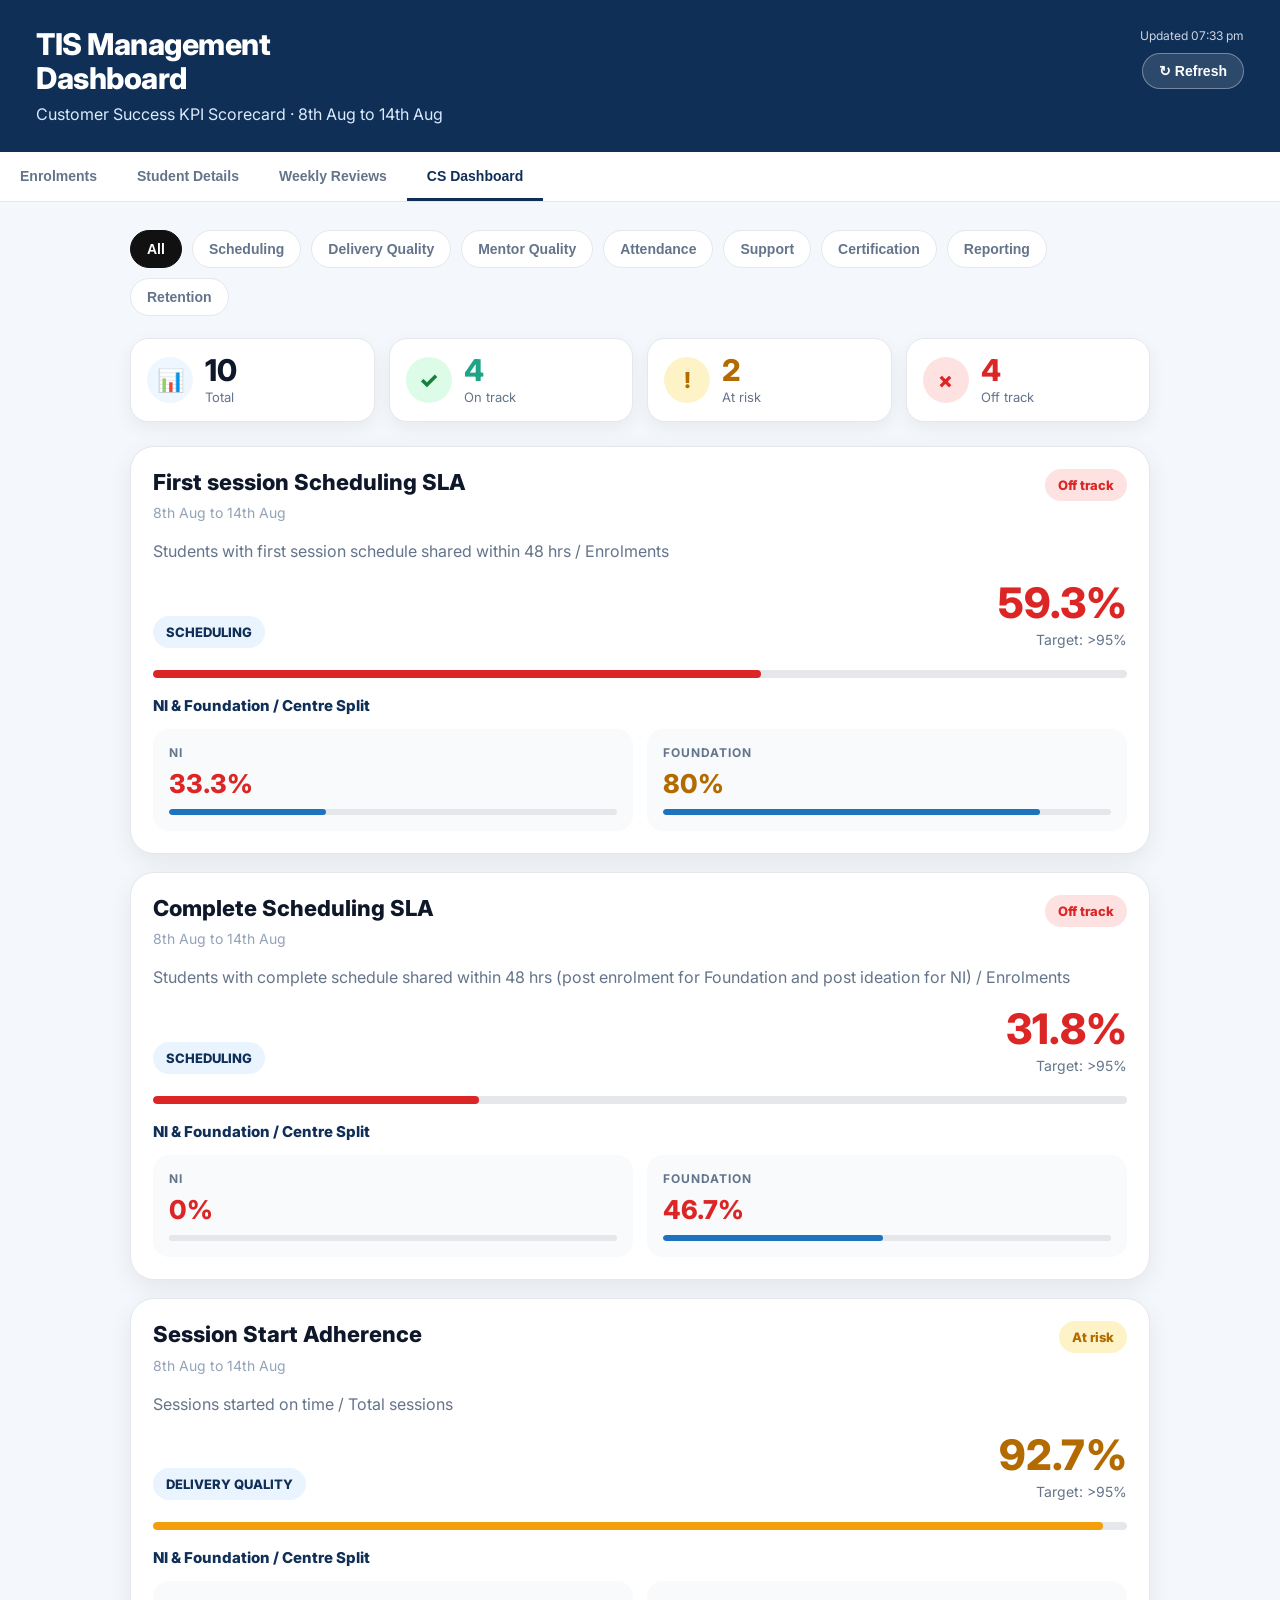
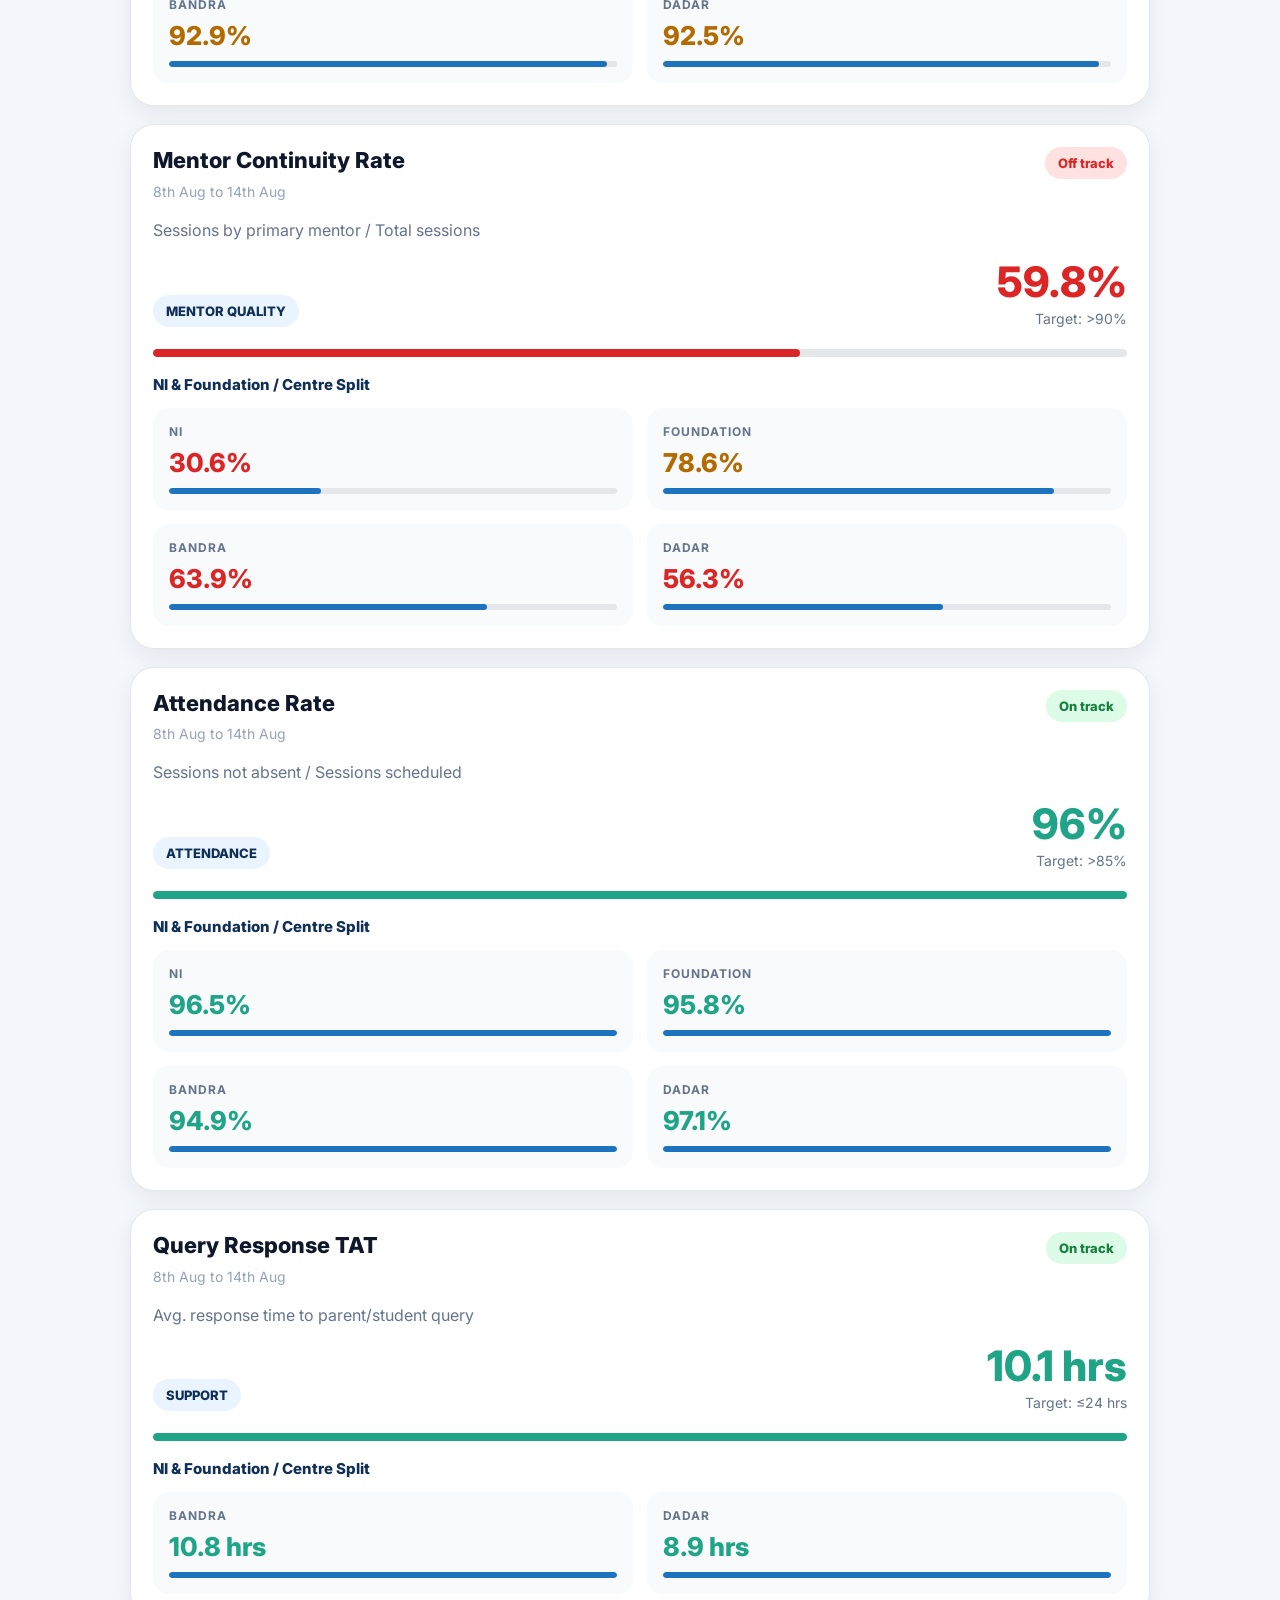
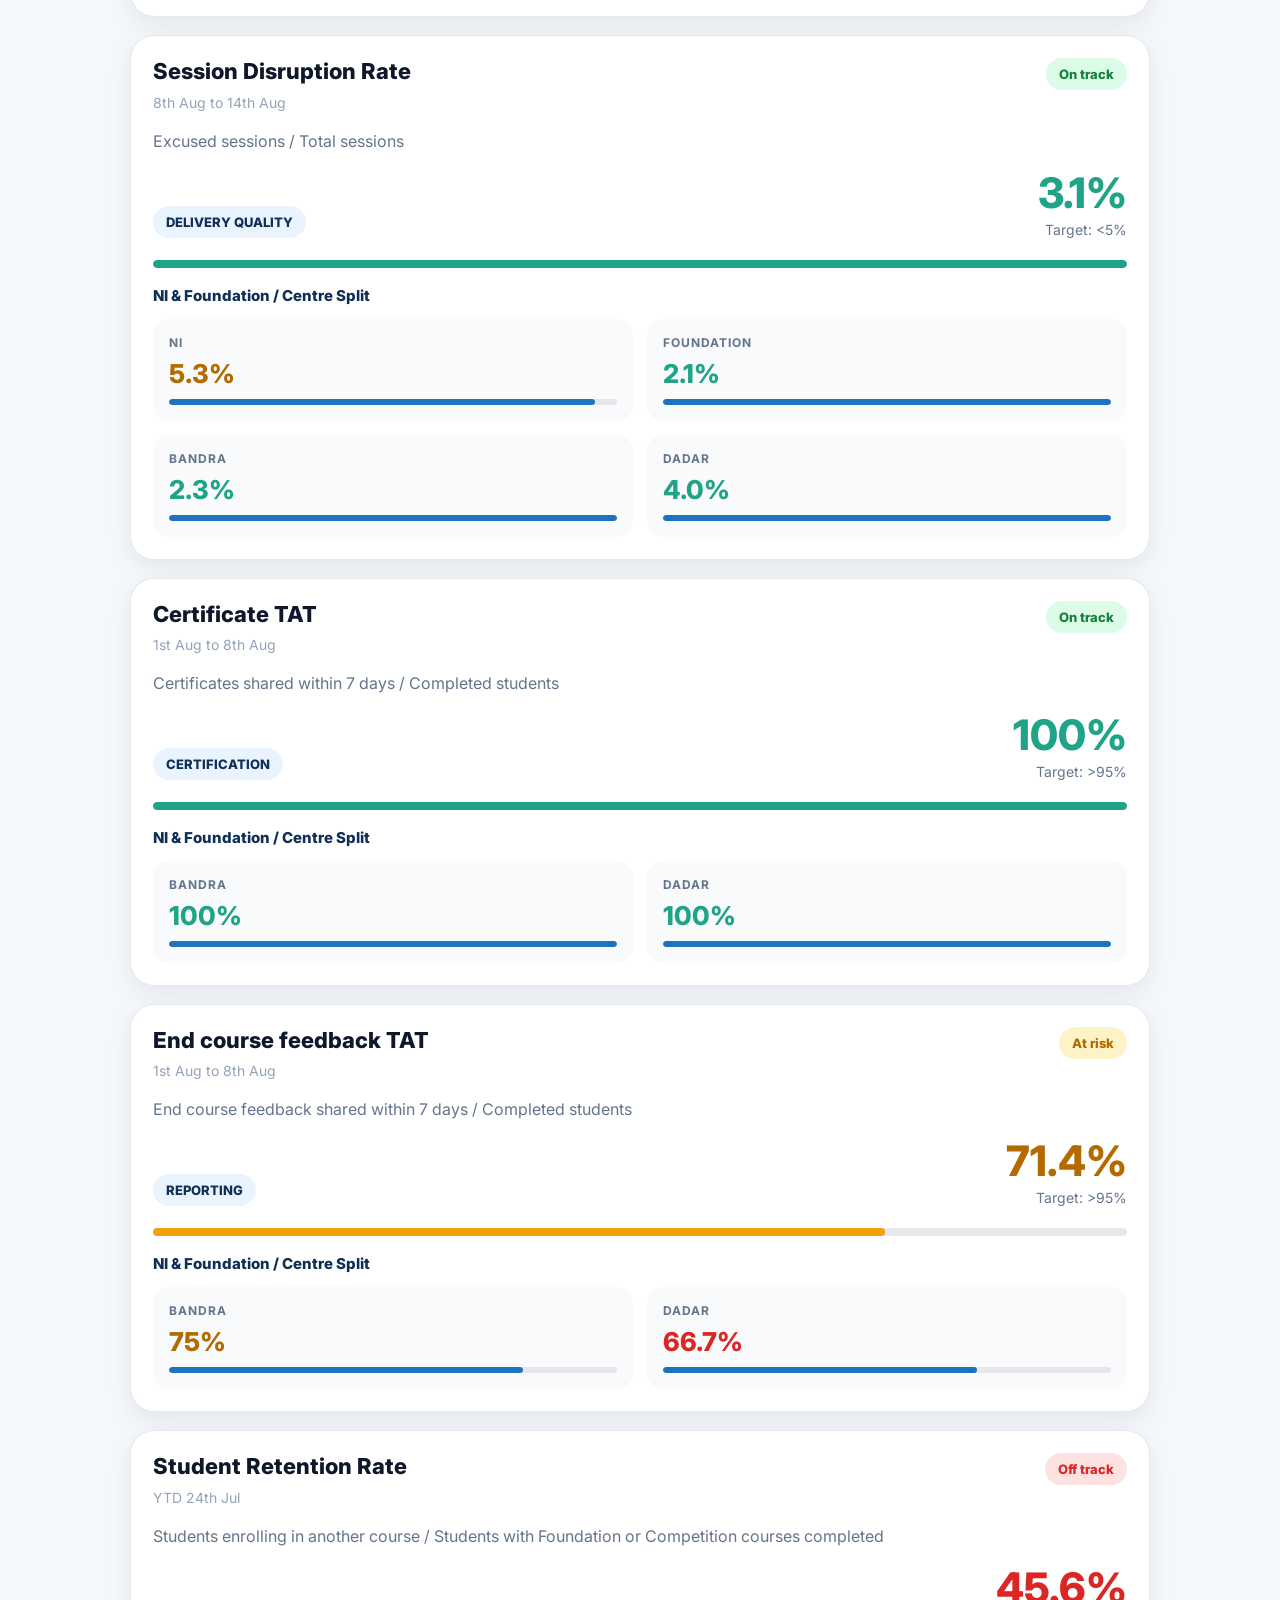
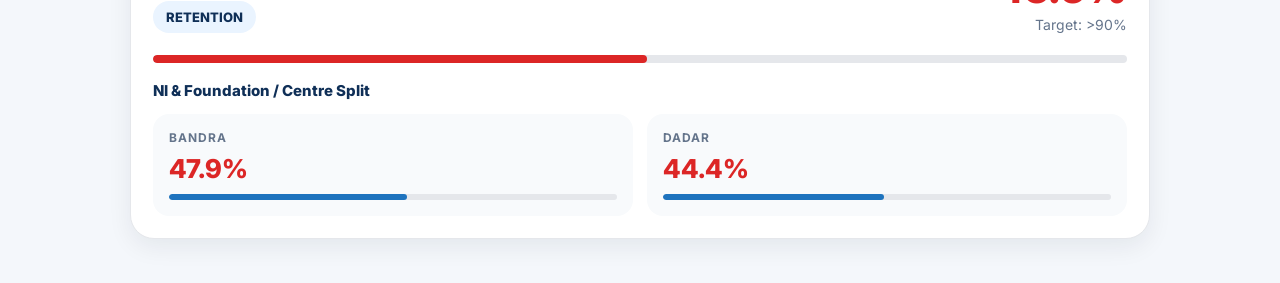
<file: cskpi.html>
<!DOCTYPE html>
<html>
<head>
  <meta charset="utf-8">
  <meta name="viewport" content="width=device-width, initial-scale=1">
  <title>CS KPI Dashboard</title>

  <link href="https://fonts.googleapis.com/css2?family=Inter:wght@400;500;600;700;800&display=swap" rel="stylesheet">
  <link rel="stylesheet" href="css/style.css">
</head>

<body>

<header class="top-header">
  <div>
    <h1>TIS Management<br>Dashboard</h1>
    <p id="dashboardSummary">Customer Success KPI Scorecard</p>
  </div>

  <div class="header-right">
    <span id="updatedTime">Updated now</span>
    <button onclick="refreshCSKPI()">↻ Refresh</button>
  </div>
</header>

<nav class="tabs">
  <button onclick="location.href='index.html'">Enrolments</button>
  <button onclick="location.href='student.html'">Student Details</button>
  <button onclick="location.href='weeklyreview.html'">Weekly Reviews</button>
  <button class="active">CS Dashboard</button>
</nav>

<main class="container">

  <section id="categoryFilters" class="cs-filter-row"></section>

  <section class="cs-summary-grid">
    <div class="cs-summary-card">
      <div class="cs-icon">📊</div>
      <div>
        <div id="totalKpis" class="cs-big">0</div>
        <p>Total</p>
      </div>
    </div>

    <div class="cs-summary-card">
      <div class="cs-icon green-bg">✓</div>
      <div>
        <div id="onTrackKpis" class="cs-big green">0</div>
        <p>On track</p>
      </div>
    </div>

    <div class="cs-summary-card">
      <div class="cs-icon gold-bg">!</div>
      <div>
        <div id="atRiskKpis" class="cs-big gold">0</div>
        <p>At risk</p>
      </div>
    </div>

    <div class="cs-summary-card">
      <div class="cs-icon red-bg">×</div>
      <div>
        <div id="offTrackKpis" class="cs-big red">0</div>
        <p>Off track</p>
      </div>
    </div>
  </section>

  <section id="kpiContainer" class="cs-kpi-container"></section>

</main>

<script src="js/cskpi.js?v=5"></script>

</body>
</html>
</file>
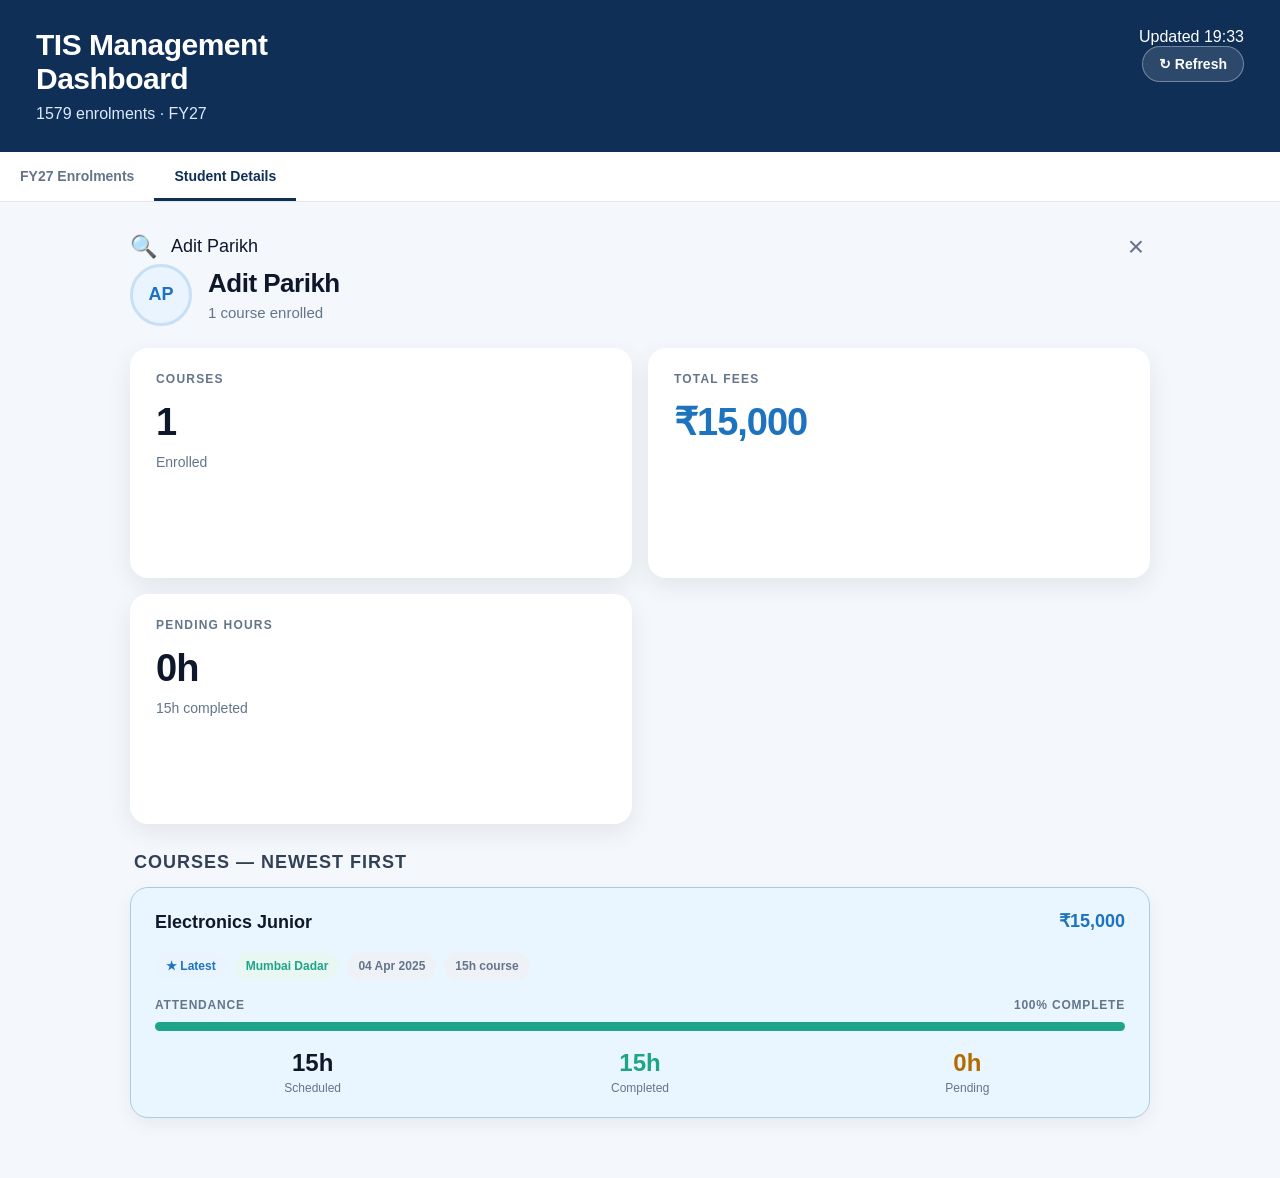
<file: student.html>
<!DOCTYPE html>
<html lang="en">
<head>
<meta charset="UTF-8">
<meta name="viewport" content="width=device-width, initial-scale=1.0">

<title>Student Dashboard</title>
<link rel="stylesheet" href="css/style.css">

</head>

<body>

<header class="top-header dark-header">
  <div>
    <h1>TIS Management<br>Dashboard</h1>
    <p id="dashboardSummary">Loading...</p>
  </div>

  <div class="header-right">
    <div id="updatedTime">Updated --</div>
    <button onclick="refreshStudents()">↻ Refresh</button>
  </div>
</header>

<nav class="tabs">
    <button onclick="goToFY27()">FY27 Enrolments</button>
    <button class="active">Student Details</button>
    <!--<button onclick="location.href='weeklyreview.html'">Weekly Review-Schools</button>
  <button onclick="location.href='cskpi.html'">Customer Success KPI</button>-->
</nav>

<main class="student-page">

  <div class="search-box">
    <span>🔍</span>
    <input id="search" type="text" placeholder="Search student name..." />
    <button id="clearSearch">×</button>
  </div>

  <section id="studentPanel"></section>

</main>

<script src="js/students.js"></script>

</body>
</html>
</file>
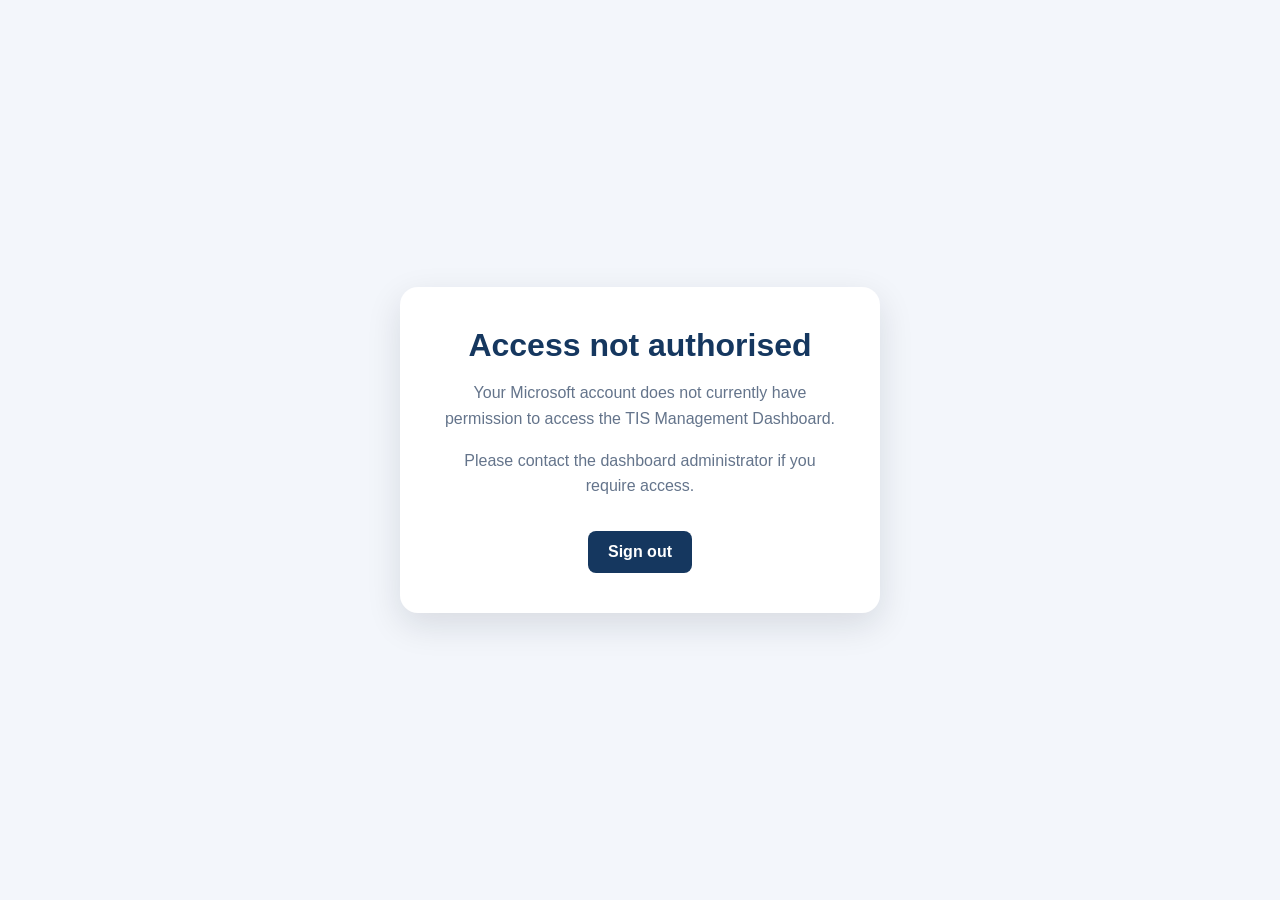
<file: unauthorized.html>
<!DOCTYPE html>
<html lang="en">

<head>
  <meta charset="utf-8">

  <meta
    name="viewport"
    content="width=device-width, initial-scale=1"
  >

  <title>Access Denied</title>

  <style>
    body {
      margin: 0;
      min-height: 100vh;
      display: flex;
      align-items: center;
      justify-content: center;
      padding: 24px;
      box-sizing: border-box;
      background: #f3f6fb;
      font-family: Arial, sans-serif;
      color: #0f172a;
    }

    .card {
      width: 100%;
      max-width: 480px;
      padding: 40px;
      box-sizing: border-box;
      background: #ffffff;
      border-radius: 18px;
      box-shadow: 0 12px 35px rgba(15, 23, 42, 0.12);
      text-align: center;
    }

    h1 {
      margin: 0 0 14px;
      color: #15375f;
    }

    p {
      color: #64748b;
      line-height: 1.6;
    }

    a {
      display: inline-block;
      margin-top: 16px;
      padding: 12px 20px;
      border-radius: 8px;
      background: #15375f;
      color: #ffffff;
      text-decoration: none;
      font-weight: 600;
    }
  </style>
</head>

<body>

  <div class="card">

    <h1>Access not authorised</h1>

    <p>
      Your Microsoft account does not currently have
      permission to access the TIS Management Dashboard.
    </p>

    <p>
      Please contact the dashboard administrator if you
      require access.
    </p>

    <a href="/.auth/logout?post_logout_redirect_uri=/">
      Sign out
    </a>

  </div>

</body>

</html>
</file>
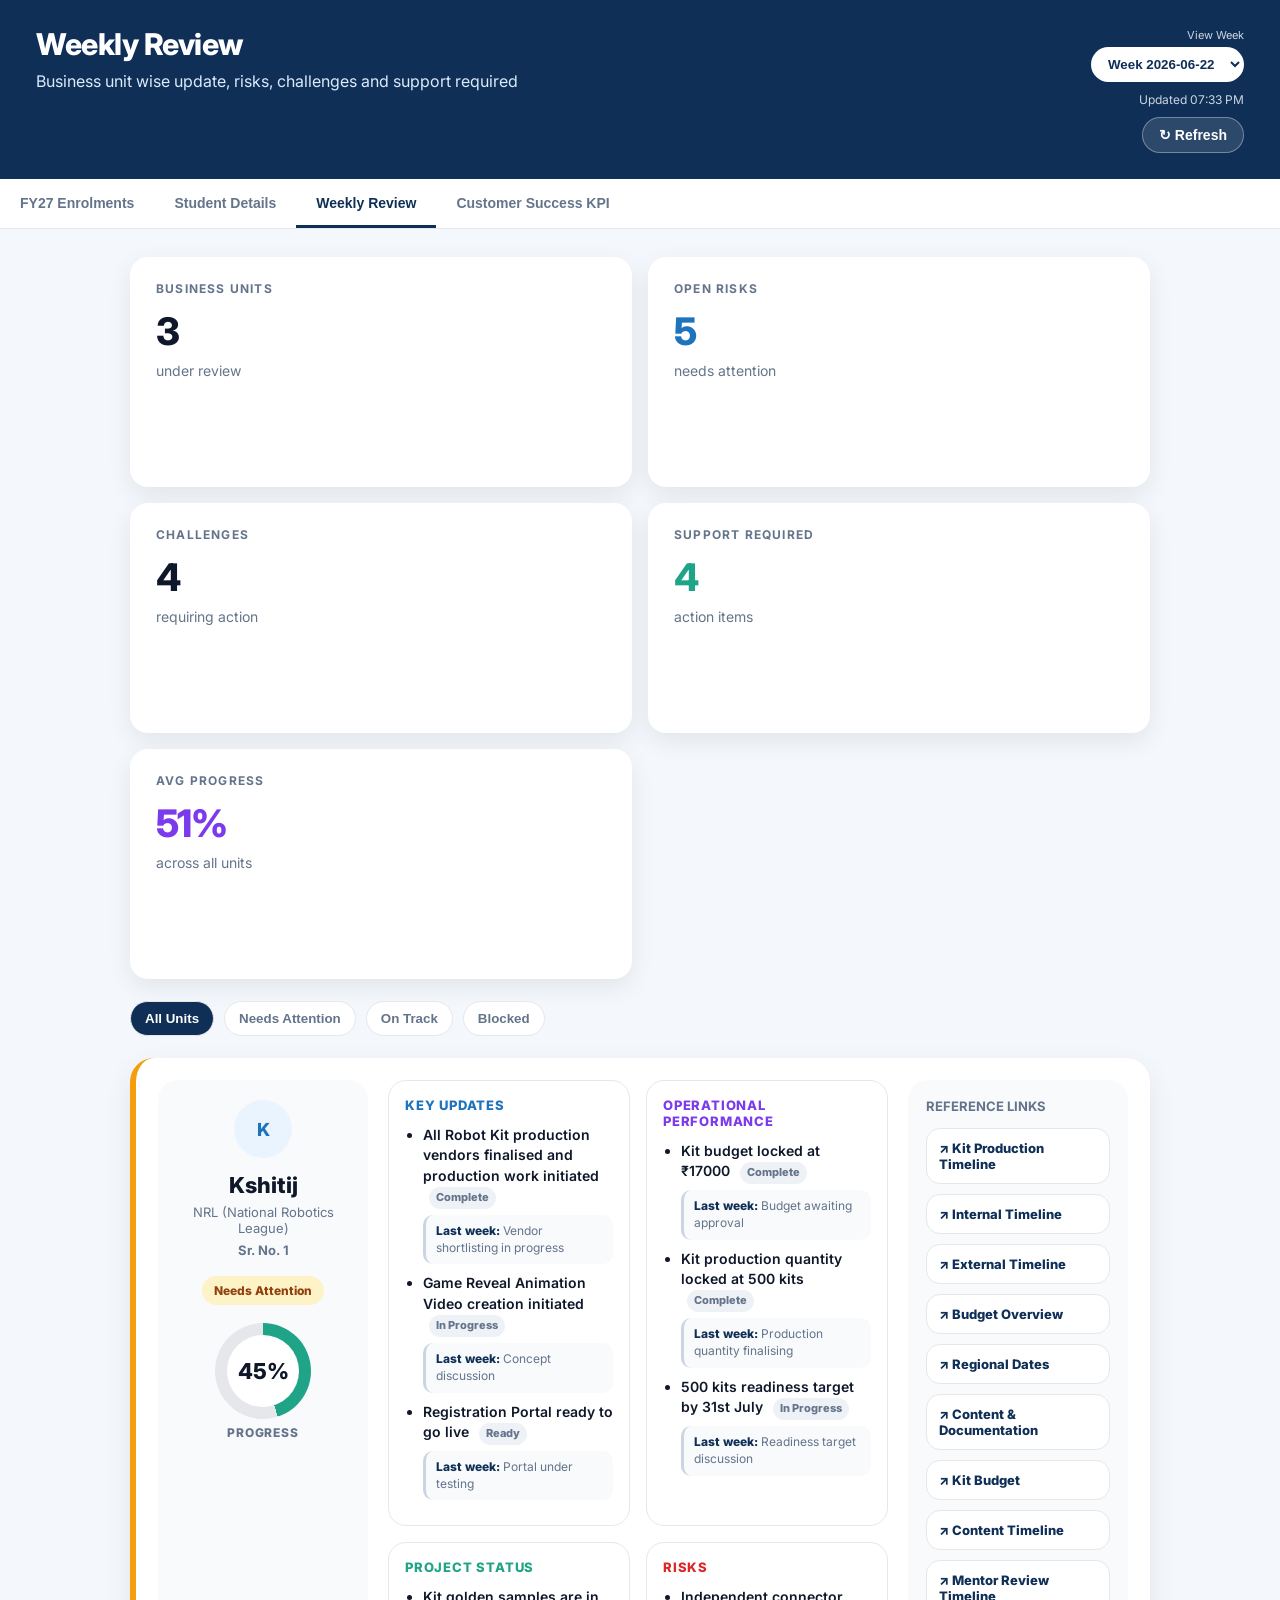
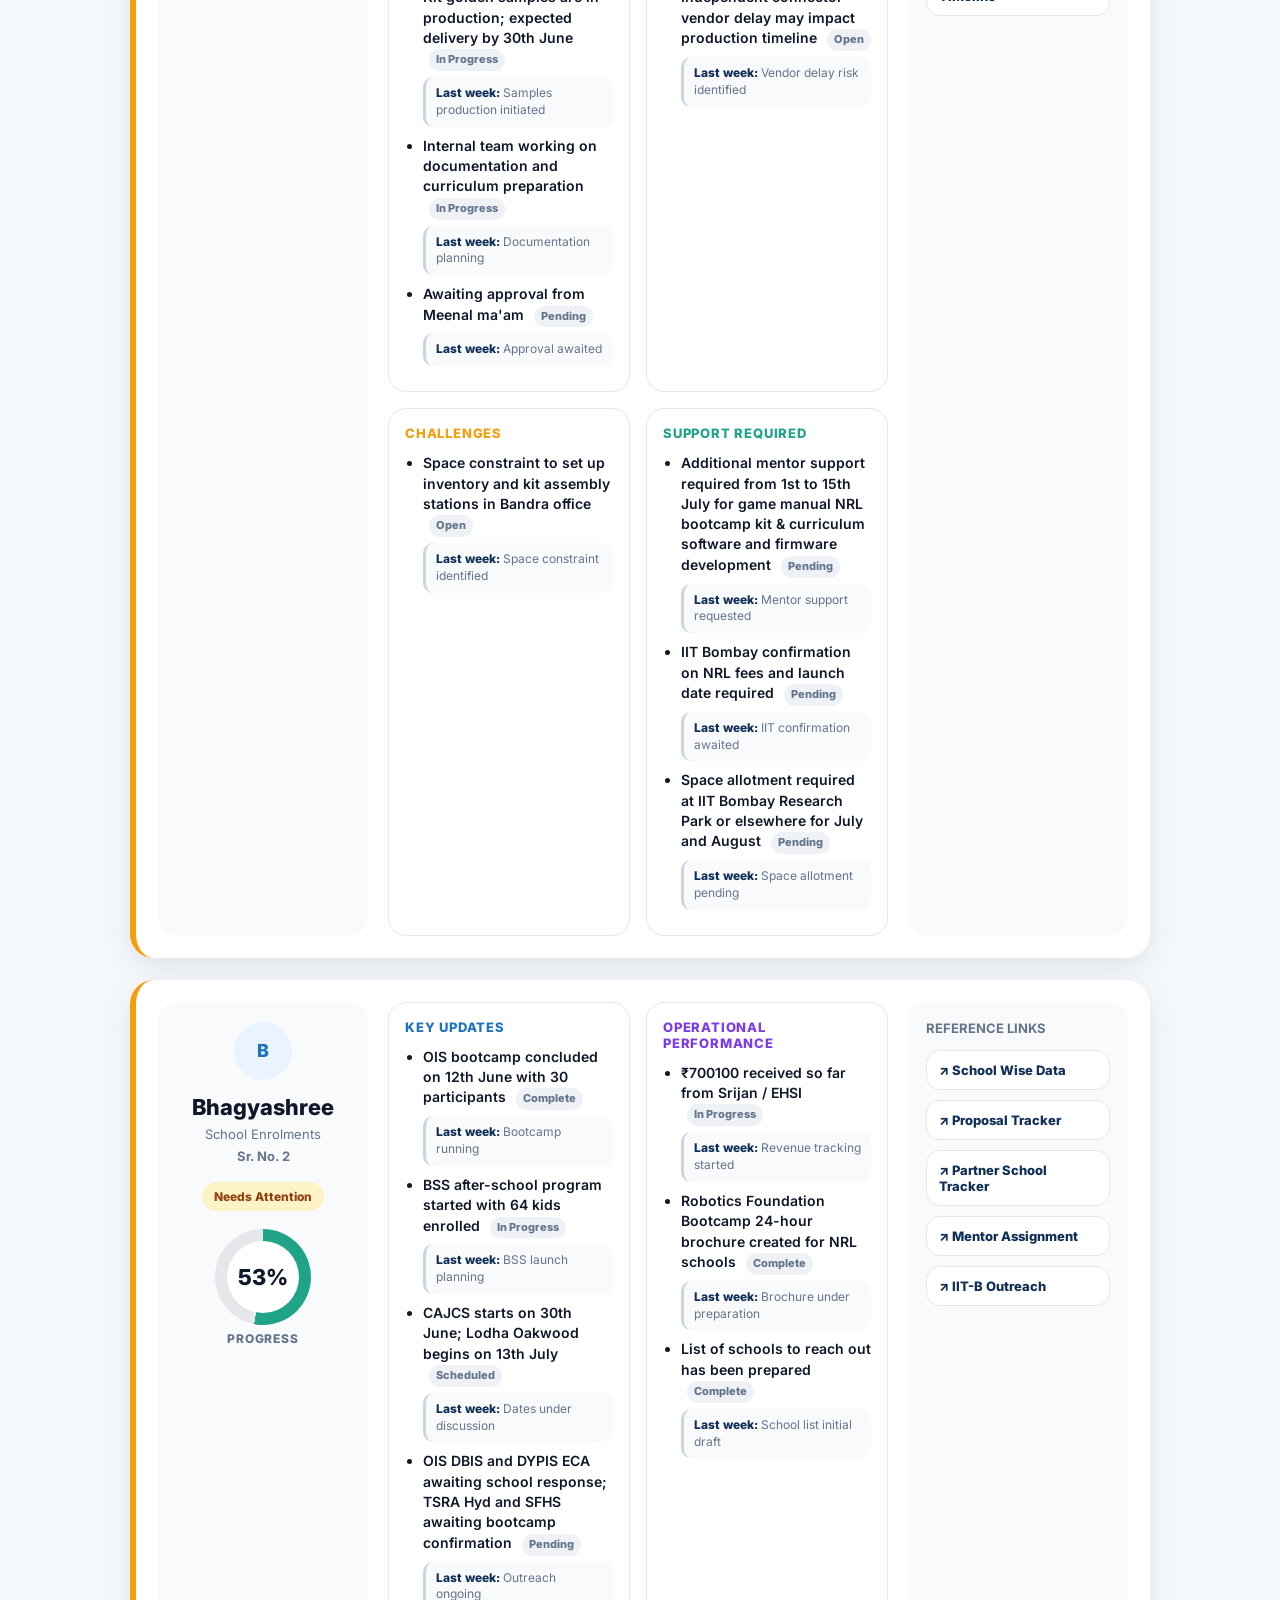
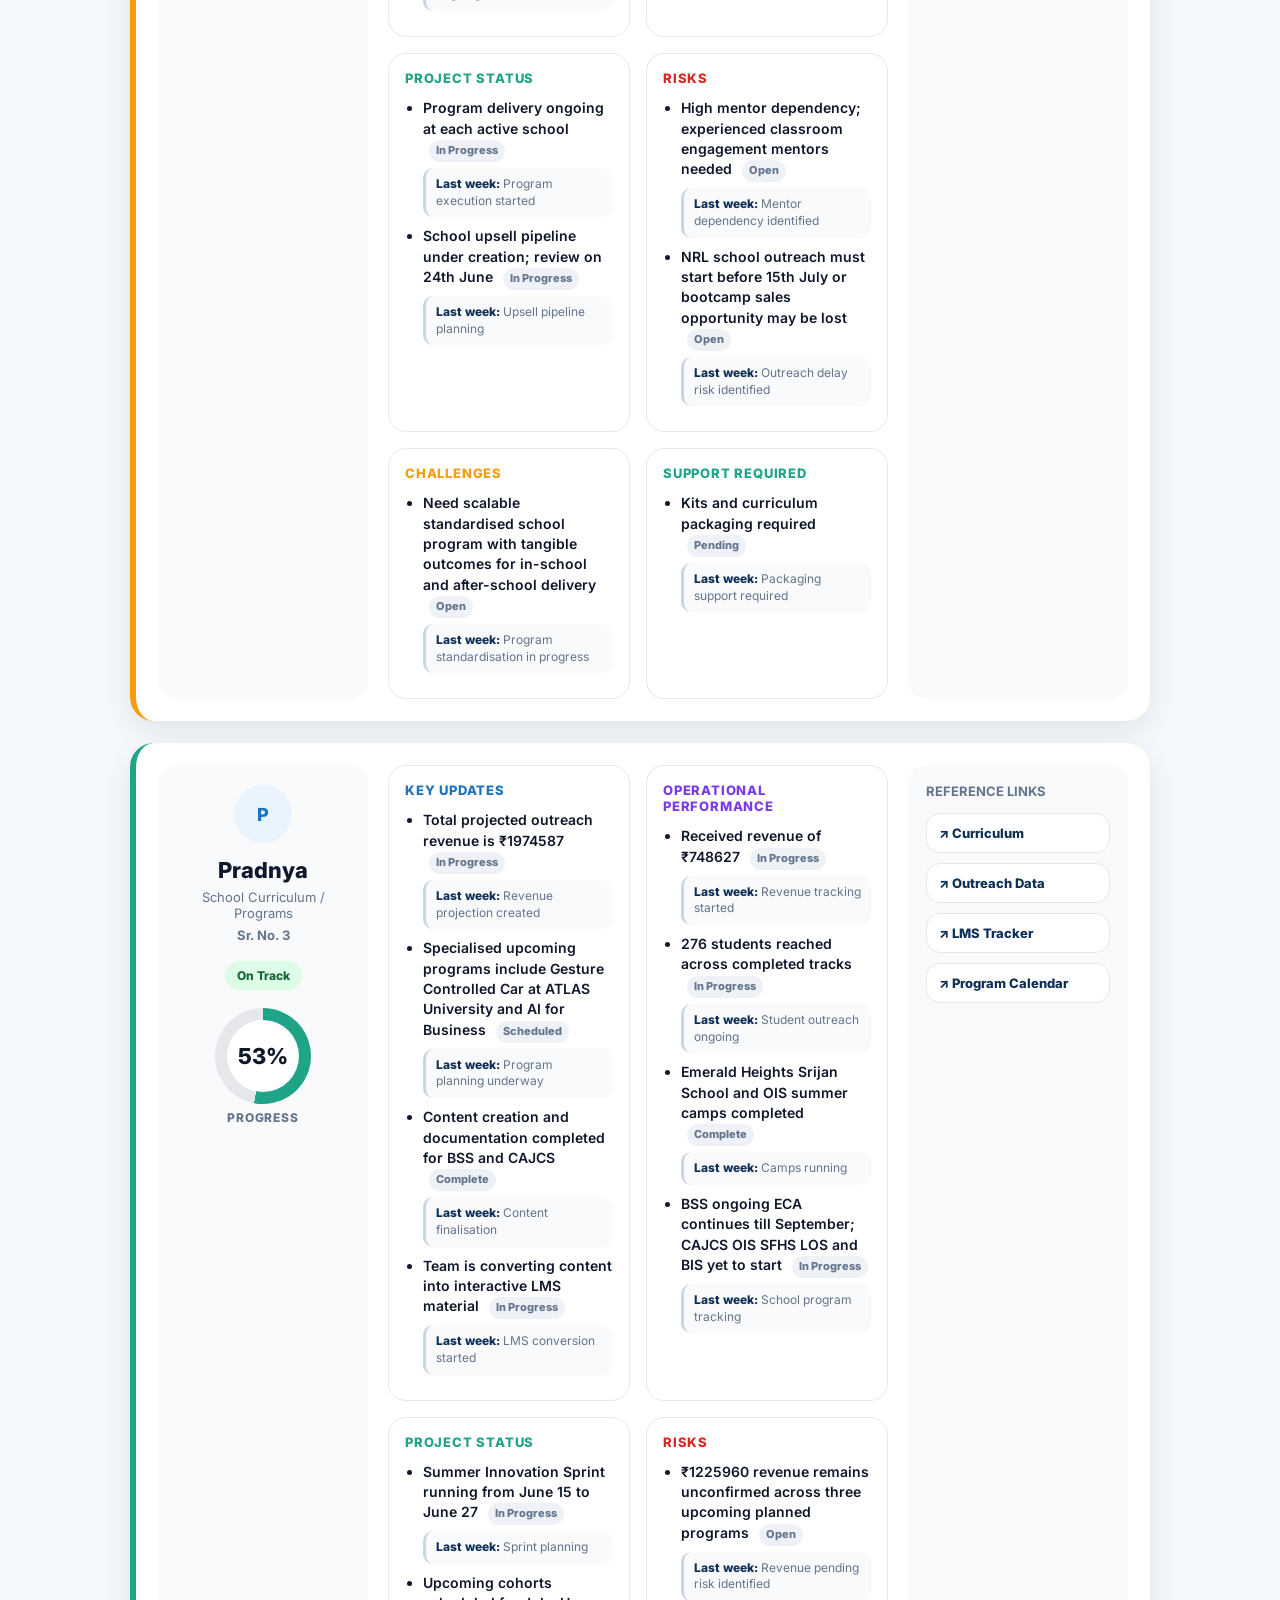
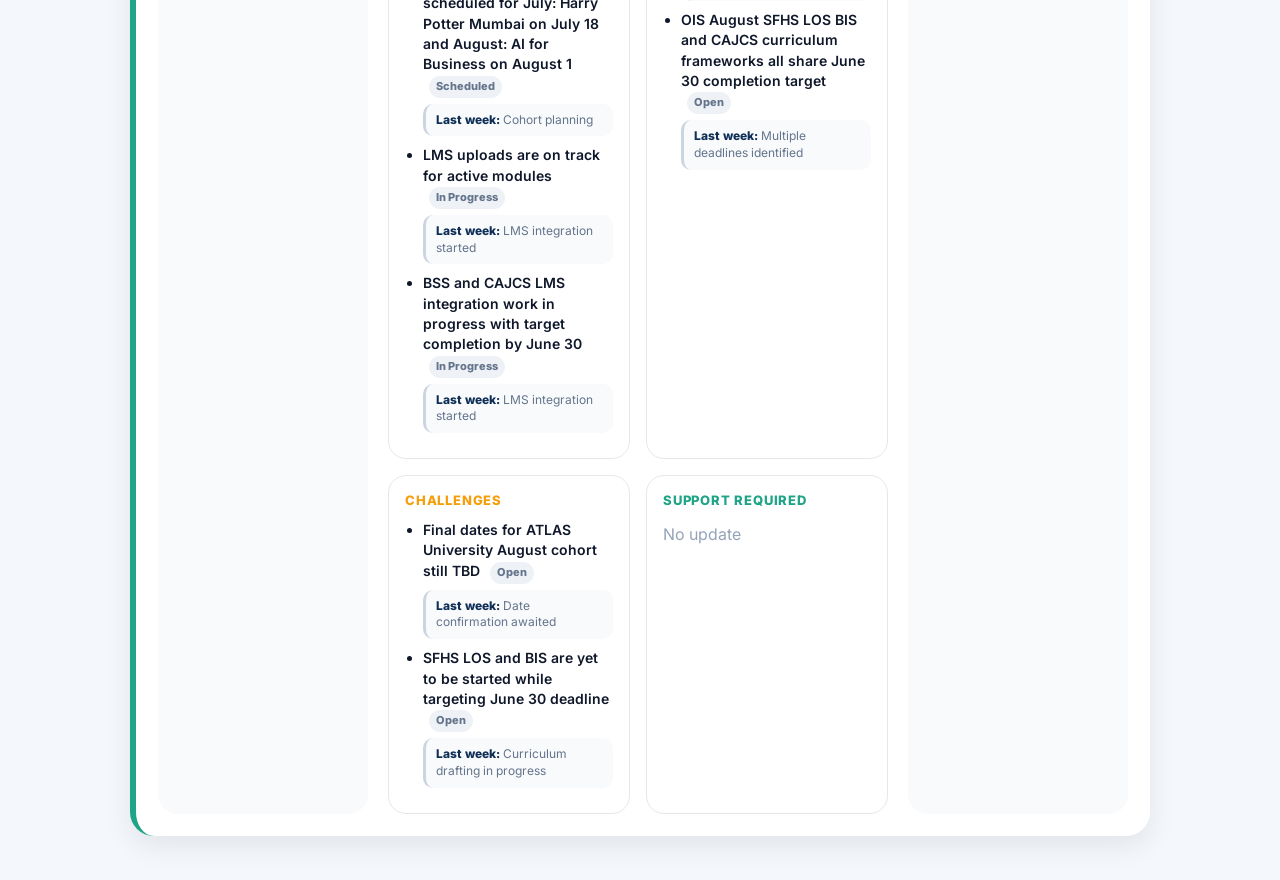
<file: weeklyreview.html>
<!DOCTYPE html>
<html>
<head>
  <meta charset="utf-8">
  <meta name="viewport" content="width=device-width, initial-scale=1">

  <title>TIS Weekly Review Dashboard</title>

  <link href="https://fonts.googleapis.com/css2?family=Inter:wght@400;500;600;700;800&display=swap" rel="stylesheet">
  <link rel="stylesheet" href="css/style.css">
</head>

<body>

<header class="top-header">
  <div>
    <h1>Weekly Review</h1>
    <p id="summaryText">Business unit wise update, risks, challenges and support required</p>
  </div>

  <div class="header-right">
    <label class="week-label">View Week</label>
    <select id="weekSelect" onchange="changeWeek()"></select>
    <span id="updatedAt">Updated now</span>
    <button onclick="refreshWeeklyReview()">↻ Refresh</button>
  </div>
</header>

<nav class="tabs">
  <button onclick="location.href='index.html'">FY27 Enrolments</button>
  <button onclick="location.href='student.html'">Student Details</button>
  <button class="active">Weekly Review</button>
  <button onclick="location.href='cskpi.html'">Customer Success KPI</button>
</nav>

  

<main class="container">

  <section class="kpi-grid">
    <div class="kpi-card small">
      <h3>Business Units</h3>
      <div id="totalUnits" class="big">0</div>
      <p>under review</p>
    </div>

    <div class="kpi-card small">
      <h3>Open Risks</h3>
      <div id="totalRisks" class="big-small blue">0</div>
      <p>needs attention</p>
    </div>

    <div class="kpi-card small">
      <h3>Challenges</h3>
      <div id="totalChallenges" class="big-small">0</div>
      <p>requiring action</p>
    </div>

    <div class="kpi-card small">
      <h3>Support Required</h3>
      <div id="totalSupport" class="big-small green">0</div>
      <p>action items</p>
    </div>

    <div class="kpi-card small">
      <h3>Avg Progress</h3>
      <div id="avgProgress" class="big-small purple">0%</div>
      <p>across all units</p>
    </div>
  </section>

  <section class="weekly-filter-row">
    <button class="filter-chip active" onclick="setFilter('all')" id="filterAll">All Units</button>
    <button class="filter-chip" onclick="setFilter('attention')" id="filterAttention">Needs Attention</button>
    <button class="filter-chip" onclick="setFilter('track')" id="filterTrack">On Track</button>
    <button class="filter-chip" onclick="setFilter('blocked')" id="filterBlocked">Blocked</button>
  </section>

  <section id="weeklyContainer" class="weekly-container"></section>

</main>

<script src="js/weeklyreview.js?v=10"></script>

</body>
</html>
</file>
<file: css/style.css>
:root{
  --bg:#f4f7fb;
  --card:#ffffff;
  --text:#0f172a;
  --muted:#64748b;
  --line:#e5e7eb;
  --blue:#0f2f57;
  --light-blue:#1e73be;
  --green:#1fa487;
  --gold:#b36b00;
}

*{
  box-sizing:border-box;
}

body{
  margin:0;
  font-family:"Inter", "Segoe UI", Arial, sans-serif;
  background:var(--bg);
  color:var(--text);
}

/* HEADER */

.top-header{
  background:#0f2f57;
  color:#fff;
  padding:24px 18px 22px;
  display:flex;
  justify-content:space-between;
  align-items:flex-start;
  gap:12px;
}

.top-header h1{
  margin:0 0 8px;
  font-size:24px;
  line-height:1.12;
  font-weight:800;
  letter-spacing:-0.5px;
}

.top-header p{
  margin:0;
  font-size:14px;
  line-height:1.4;
  color:#dbeafe;
}

.header-right{
  text-align:right;
  white-space:nowrap;
}

.header-right span{
  display:block;
  font-size:12px;
  color:#cbd5e1;
  margin-bottom:10px;
}

.header-right button{
  border:1px solid rgba(255,255,255,0.35);
  background:rgba(255,255,255,0.12);
  color:#fff;
  border-radius:999px;
  padding:9px 16px;
  font-size:14px;
  font-weight:600;
  cursor:pointer;
}

/* TABS */

.tabs{
  display:flex;
  overflow-x:auto;
  background:#fff;
  border-bottom:1px solid var(--line);
}

.tabs button{
  flex:0 0 auto;
  border:0;
  background:transparent;
  padding:16px 20px 14px;
  font-size:14px;
  font-weight:700;
  color:#64748b;
  border-bottom:3px solid transparent;
  cursor:pointer;
}

.tabs button.active{
  color:#0f2f57;
  border-bottom-color:#0f2f57;
}

/* MAIN CONTAINER */

.container{
  padding:20px 16px 34px;
}

/* KPI CARDS */

.kpi-grid{
  display:grid;
  grid-template-columns:repeat(2, 1fr);
  gap:16px;
}

.kpi-card{
  background:#fff;
  border:0;
  border-radius:18px;
  padding:22px 20px;
  min-height:165px;
  box-shadow:0 8px 24px rgba(15, 23, 42, 0.08);
}

.kpi-card h3{
  margin:0 0 16px;
  font-size:12px;
  line-height:1.25;
  letter-spacing:1.2px;
  text-transform:uppercase;
  color:#64748b;
  font-weight:700;
}

.big,
.big-small{
  font-size:34px;
  line-height:1;
  font-weight:800;
  letter-spacing:-1px;
  white-space:nowrap;
  color:#0f172a;
}

.kpi-card hr{
  border:0;
  height:1px;
  background:var(--line);
  margin:20px 0 16px;
}

.split{
  display:grid;
  grid-template-columns:1fr 1fr;
  gap:14px;
}

.split span{
  font-size:12px;
  color:#64748b;
  text-transform:uppercase;
  line-height:1.25;
  font-weight:600;
}

.split span + span{
  border-left:1px solid var(--line);
  padding-left:14px;
}

.split b{
  display:block;
  margin-top:6px;
  font-size:18px;
  line-height:1.1;
  color:var(--gold);
  font-weight:800;
}

.small{
  min-height:140px;
}

.small p{
  margin:12px 0 0;
  font-size:14px;
  line-height:1.35;
  color:#64748b;
}

.green{
  color:var(--green)!important;
}

.blue{
  color:var(--light-blue)!important;
}

/* CHART CARDS */

.chart-card{
  background:#fff;
  border:0;
  border-radius:18px;
  padding:22px 20px;
  margin-top:24px;
  box-shadow:0 8px 24px rgba(15, 23, 42, 0.08);
}

.chart-card h3{
  margin:0 0 18px;
  font-size:16px;
  line-height:1.25;
  color:#0f172a;
  font-weight:700;
  letter-spacing:-0.2px;
  text-transform:none;
}

.chart-card canvas{
  width:100%!important;
  height:310px!important;
}

/* BREAKDOWN */

.breakdown-header{
  margin:28px 4px 14px;
}

.breakdown-header h2{
  margin:0;
  font-size:20px;
  font-weight:800;
  letter-spacing:-0.3px;
}

.breakdown-header p{
  margin:6px 0 0;
  font-size:14px;
  color:#64748b;
}

/* LIST CARDS */

.list-container{
  display:flex;
  flex-direction:column;
  gap:12px;
}

.list-card,
.student-row{
  background:#fff;
  border:0;
  border-radius:18px;
  padding:16px;
  display:grid;
  grid-template-columns:34px 1fr auto;
  gap:12px;
  align-items:center;
  box-shadow:0 6px 18px rgba(15, 23, 42, 0.06);
}

.icon{
  color:var(--light-blue);
  font-size:16px;
}

.title{
  font-size:15px;
  font-weight:700;
  color:#0f172a;
}

.amount{
  font-size:15px;
  font-weight:800;
  color:var(--light-blue);
  text-align:right;
}

.students{
  font-size:12px;
  color:#64748b;
  margin-top:3px;
}

.avatar{
  width:34px;
  height:34px;
  border-radius:50%;
  background:#eaf4ff;
  color:var(--light-blue);
  display:flex;
  align-items:center;
  justify-content:center;
  font-size:12px;
  font-weight:800;
}

.badge{
  font-size:11px;
  color:var(--green);
  text-align:right;
  margin-top:3px;
}

#breadcrumb span{
  color:var(--light-blue);
  font-weight:700;
  cursor:pointer;
}

/* DESKTOP VIEW */

@media(min-width:768px){

  .top-header{
    padding:28px 36px 26px;
  }

  .top-header h1{
    font-size:30px;
  }

  .top-header p{
    font-size:16px;
  }

  .container{
    max-width:1080px;
    margin:auto;
    padding:28px 30px 44px;
  }

  .kpi-card{
    padding:24px 26px;
  }

  .big,
  .big-small{
    font-size:38px;
  }

  .chart-card{
    padding:26px 28px;
  }
}

/* ==============================
   STUDENT DETAILS PAGE - FINAL
============================== */

.student-page{
  max-width:1080px;
  margin:0 auto;
  padding:28px 30px 44px;
}

/* Search */

.student-search-card{
  background:#fff;
  border-radius:18px;
  padding:18px 20px;
  margin-bottom:28px;
  box-shadow:0 8px 24px rgba(15,23,42,0.08);
}

.search-box{
  display:flex;
  align-items:center;
  gap:12px;
}

.search-box span{
  font-size:22px;
}

.search-box input{
  width:100%;
  border:0;
  outline:0;
  background:transparent;
  font-size:18px;
  color:var(--text);
}

.search-box button{
  border:0;
  background:transparent;
  font-size:28px;
  color:var(--muted);
  cursor:pointer;
}

/* Student profile */

.student-profile{
  display:flex;
  align-items:center;
  gap:16px;
  margin-bottom:22px;
}

.student-profile .avatar{
  width:62px;
  height:62px;
  font-size:18px;
  border:3px solid #c7e0f5;
}

.student-profile h2{
  margin:0;
  font-size:26px;
  font-weight:800;
  letter-spacing:-0.5px;
}

.student-profile p{
  margin:5px 0 0;
  font-size:15px;
  color:var(--muted);
}

/* Student KPI cards */

.student-kpis{
  display:grid;
  grid-template-columns:repeat(3,1fr);
  gap:16px;
  margin-bottom:28px;
}

.student-mini-card{
  min-height:125px !important;
  padding:20px 18px !important;
  border-radius:18px;
}

.student-mini-card h3{
  margin:0 0 10px !important;
  font-size:12px;
  letter-spacing:1.1px;
  color:#94a3b8;
}

.student-mini-card .big{
  font-size:34px;
  font-weight:800;
  line-height:1;
}

.student-mini-card p{
  margin:8px 0 0;
  color:var(--muted);
  font-size:14px;
}

/* Course section */

.student-section-title{
  margin:28px 4px 14px;
}

.student-section-title h2{
  margin:0;
  font-size:18px;
  font-weight:800;
  color:#334155;
  letter-spacing:1px;
}

.course-card{
  background:#fff;
  border-radius:18px;
  padding:22px 24px;
  margin-bottom:16px;
  box-shadow:0 6px 18px rgba(15,23,42,0.06);
}

.course-card.latest{
  background:#eaf6ff;
  border:1px solid #a9cbe5;
}

.course-top{
  display:grid;
  grid-template-columns:1fr auto;
  gap:12px;
}

.course-name{
  font-size:18px;
  font-weight:800;
  line-height:1.35;
}

.course-fee{
  font-size:18px;
  font-weight:800;
  color:var(--light-blue);
  white-space:nowrap;
}

.tags{
  display:flex;
  flex-wrap:wrap;
  gap:8px;
  margin:18px 0;
}

.tag{
  background:#eef2f7;
  color:var(--muted);
  padding:7px 11px;
  border-radius:999px;
  font-size:12px;
  font-weight:700;
}

.tag.center{
  background:#e8f7f2;
  color:var(--green);
}

.tag.latest-tag{
  background:#eaf4ff;
  color:var(--light-blue);
}

.att-row{
  display:flex;
  justify-content:space-between;
  margin:14px 0 10px;
  font-size:12px;
  font-weight:800;
  letter-spacing:0.8px;
  text-transform:uppercase;
  color:var(--muted);
}

.progress{
  height:9px;
  background:#e5e7eb;
  border-radius:999px;
  overflow:hidden;
}

.progress-bar{
  height:100%;
  background:var(--green);
}

.hours-grid{
  display:grid;
  grid-template-columns:repeat(3,1fr);
  gap:12px;
  margin-top:18px;
  text-align:center;
}

.hours-grid .num{
  font-size:24px;
  font-weight:800;
}

.hours-grid .completed{
  color:var(--green);
}

.hours-grid .pending{
  color:var(--gold);
}

.hours-grid .txt{
  margin-top:4px;
  font-size:12px;
  color:var(--muted);
}

.empty{
  background:#fff;
  border-radius:18px;
  padding:28px 20px;
  text-align:center;
  color:var(--muted);
  box-shadow:0 8px 24px rgba(15,23,42,0.08);
}

/* Mobile */

@media(max-width:700px){
  .student-page{
    padding:20px 16px 34px;
  }

  .student-kpis{
    grid-template-columns:repeat(3,1fr);
    gap:10px;
  }

  .student-mini-card{
    min-height:105px !important;
    padding:16px 12px !important;
  }

  .student-mini-card .big{
    font-size:28px;
  }

  .student-mini-card p{
    font-size:13px;
  }

  .student-profile h2{
    font-size:22px;
  }

  .course-card{
    padding:18px 16px;
  }

  .course-name,
  .course-fee{
    font-size:16px;
  }
}

/* WEEKLY REVIEW - NEW */

.week-label{
  display:block;
  font-size:11px;
  color:#cbd5e1;
  margin-bottom:5px;
}

#weekSelect{
  border:1px solid rgba(255,255,255,.35);
  background:#fff;
  color:#0f2f57;
  border-radius:999px;
  padding:8px 12px;
  font-weight:700;
  margin-bottom:10px;
}

.weekly-filter-row{
  display:flex;
  gap:10px;
  flex-wrap:wrap;
  margin:22px 0;
}

.filter-chip{
  border:1px solid var(--line);
  background:#fff;
  color:#64748b;
  border-radius:999px;
  padding:9px 14px;
  font-weight:700;
  cursor:pointer;
}

.filter-chip.active{
  background:#0f2f57;
  color:#fff;
}

.weekly-container{
  display:flex;
  flex-direction:column;
  gap:22px;
}

.weekly-card-new{
  background:#fff;
  border-radius:24px;
  padding:22px;
  display:grid;
  grid-template-columns:210px 1fr 220px;
  gap:20px;
  box-shadow:0 10px 28px rgba(15,23,42,.08);
  border-left:6px solid #cbd5e1;
}

.border-complete{border-left-color:#1fa487;}
.border-watch{border-left-color:#f59e0b;}
.border-blocked{border-left-color:#dc2626;}

.weekly-owner-panel{
  background:#f8fafc;
  border-radius:20px;
  padding:20px;
  text-align:center;
}

.weekly-owner-panel .weekly-avatar{
  margin:0 auto 14px;
}

.weekly-avatar{
  width:58px;
  height:58px;
  border-radius:50%;
  background:#eaf4ff;
  color:#1e73be;
  display:flex;
  align-items:center;
  justify-content:center;
  font-size:18px;
  font-weight:800;
}

.weekly-owner-panel h3{
  margin:0;
  font-size:22px;
  font-weight:800;
}

.weekly-owner-panel p{
  margin:6px 0;
  font-size:13px;
  color:#64748b;
}

.weekly-sr{
  font-weight:700;
}

.weekly-status{
  display:inline-block;
  margin:12px 0 18px;
  padding:7px 12px;
  border-radius:999px;
  font-size:12px;
  font-weight:800;
}

.status-complete{
  background:#dcfce7;
  color:#166534;
}

.status-watch{
  background:#fef3c7;
  color:#92400e;
}

.status-blocked{
  background:#fee2e2;
  color:#991b1b;
}

.progress-circle{
  width:96px;
  height:96px;
  margin:0 auto;
  border-radius:50%;
  background:
    conic-gradient(#1fa487 calc(var(--progress) * 1%), #e5e7eb 0);
  display:flex;
  align-items:center;
  justify-content:center;
}

.progress-circle span{
  width:72px;
  height:72px;
  border-radius:50%;
  background:#fff;
  display:flex;
  align-items:center;
  justify-content:center;
  font-size:22px;
  font-weight:800;
}

.progress-note{
  font-size:12px !important;
  text-transform:uppercase;
  font-weight:800;
  letter-spacing:.8px;
}

.weekly-detail-grid{
  display:grid;
  grid-template-columns:1fr 1fr;
  gap:16px;
}

.weekly-section-new{
  border:1px solid var(--line);
  border-radius:18px;
  padding:16px;
  background:#fff;
}

.weekly-section-new h4{
  margin:0 0 12px;
  font-size:13px;
  text-transform:uppercase;
  letter-spacing:.8px;
  font-weight:800;
}

.weekly-section-new ul{
  margin:0;
  padding-left:18px;
}

.weekly-section-new li{
  margin-bottom:9px;
  font-size:14px;
  line-height:1.45;
}

.mini-status{
  display:inline-block;
  margin-left:6px;
  padding:3px 7px;
  border-radius:999px;
  background:#eef2f7;
  color:#64748b;
  font-size:11px;
  font-weight:800;
}

.last-week-box{
  margin-top:14px;
  padding:12px;
  background:#f8fafc;
  border-radius:14px;
  border:1px dashed #cbd5e1;
}

.last-week-box strong{
  display:block;
  margin-bottom:8px;
  font-size:12px;
  color:#64748b;
  text-transform:uppercase;
}

.last-week-box li{
  font-size:12px;
  color:#64748b;
}

.weekly-links-panel{
  background:#f8fafc;
  border-radius:20px;
  padding:18px;
}

.weekly-links-panel h4{
  margin:0 0 14px;
  font-size:13px;
  text-transform:uppercase;
  color:#64748b;
}

.weekly-link-list{
  display:flex;
  flex-direction:column;
  gap:10px;
}

.weekly-link-pill{
  display:block;
  background:#fff;
  border:1px solid var(--line);
  border-radius:14px;
  padding:11px 12px;
  color:#0f2f57;
  font-size:13px;
  font-weight:800;
  text-decoration:none;
}

.weekly-link-pill:hover{
  background:#eaf4ff;
}

.red{color:#dc2626!important;}
.orange{color:#f59e0b!important;}
.purple{color:#7c3aed!important;}
.muted{color:#94a3b8!important;}

@media(max-width:900px){
  .weekly-card-new{
    grid-template-columns:1fr;
  }

  .weekly-detail-grid{
    grid-template-columns:1fr;
  }

  .header-right{
    white-space:normal;
  }
}

/* ==============================
   CS KPI DASHBOARD
============================== */

.cs-filter-row{
  display:flex;
  flex-wrap:wrap;
  gap:10px;
  margin-bottom:22px;
}

.cs-filter-chip{
  border:1px solid var(--line);
  background:#fff;
  color:#64748b;
  border-radius:999px;
  padding:10px 16px;
  font-size:14px;
  font-weight:700;
  cursor:pointer;
}

.cs-filter-chip.active{
  background:#111;
  color:#fff;
  border-color:#111;
}

.cs-summary-grid{
  display:grid;
  grid-template-columns:repeat(4,1fr);
  gap:14px;
  margin-bottom:24px;
}

.cs-summary-card{
  background:#fff;
  border:1px solid var(--line);
  border-radius:18px;
  padding:16px;
  display:flex;
  gap:12px;
  align-items:center;
  box-shadow:0 6px 18px rgba(15,23,42,.06);
}

.cs-icon{
  width:46px;
  height:46px;
  border-radius:50%;
  background:#eef6ff;
  display:flex;
  align-items:center;
  justify-content:center;
  font-size:22px;
  font-weight:800;
}

.green-bg{background:#dcfce7;color:#15803d;}
.gold-bg{background:#fef3c7;color:#b36b00;}
.red-bg{background:#fee2e2;color:#dc2626;}

.cs-big{
  font-size:30px;
  font-weight:800;
  line-height:1;
}

.cs-summary-card p{
  margin:4px 0 0;
  font-size:13px;
  color:#64748b;
}

.cs-kpi-container{
  display:flex;
  flex-direction:column;
  gap:18px;
}

.cs-kpi-card{
  background:#fff;
  border:1px solid var(--line);
  border-radius:24px;
  padding:22px;
  box-shadow:0 8px 24px rgba(15,23,42,.07);
}

.cs-kpi-top{
  display:flex;
  justify-content:space-between;
  align-items:flex-start;
  gap:14px;
}

.cs-kpi-top h2{
  margin:0;
  font-size:22px;
  line-height:1.25;
  font-weight:800;
}

.cs-period{
  margin:8px 0 0;
  font-size:14px;
  color:#94a3b8;
}

.cs-status-pill{
  flex:0 0 auto;
  border-radius:999px;
  padding:8px 13px;
  font-size:13px;
  font-weight:800;
}

.cs-on-track{
  background:#dcfce7;
  color:#15803d;
}

.cs-at-risk{
  background:#fef3c7;
  color:#b36b00;
}

.cs-off-track{
  background:#fee2e2;
  color:#dc2626;
}

.cs-metric{
  margin:18px 0;
  color:#64748b;
  font-size:16px;
  line-height:1.55;
}

.cs-kpi-main{
  display:flex;
  justify-content:space-between;
  align-items:flex-end;
  gap:14px;
}

.cs-category-pill{
  background:#eaf4ff;
  color:#0f2f57;
  border-radius:999px;
  padding:8px 13px;
  font-size:13px;
  font-weight:800;
  text-transform:uppercase;
}

.cs-value-block{
  text-align:right;
}

.cs-kpi-value{
  font-size:42px;
  font-weight:800;
  line-height:1;
}

.cs-value-block p{
  margin:7px 0 0;
  color:#64748b;
  font-size:14px;
}

.gold{
  color:#b36b00!important;
}

.cs-progress{
  height:8px;
  background:#e5e7eb;
  border-radius:999px;
  overflow:hidden;
  margin:22px 0 12px;
}

.cs-progress-bar{
  height:100%;
  border-radius:999px;
}

.green-bar{
  background:#1fa487;
}

.gold-bar{
  background:#f59e0b;
}

.red-bar{
  background:#dc2626;
}

.cs-tat-box{
  margin-top:18px;
  border-radius:14px;
  padding:12px;
  font-size:14px;
  font-weight:800;
  text-align:center;
}

.cs-breakdown-title{
  margin-top:18px;
  color:#0f2f57;
  font-size:15px;
  font-weight:800;
}

.cs-breakdown-grid{
  display:grid;
  grid-template-columns:repeat(2,1fr);
  gap:14px;
  margin-top:14px;
}

.cs-breakdown-card{
  background:#f8fafc;
  border-radius:16px;
  padding:16px;
}

.cs-breakdown-card h4{
  margin:0 0 8px;
  font-size:12px;
  color:#64748b;
  letter-spacing:1px;
  text-transform:uppercase;
}

.cs-breakdown-card div{
  font-size:26px;
  font-weight:800;
}

.cs-mini-progress{
  height:6px;
  background:#e5e7eb;
  border-radius:999px;
  overflow:hidden;
  margin-top:10px;
}

.cs-mini-progress div{
  height:100%;
  background:#1e73be;
  border-radius:999px;
}

@media(max-width:700px){
  .cs-summary-grid{
    grid-template-columns:repeat(4,1fr);
    gap:10px;
  }

  .cs-summary-card{
    padding:12px 8px;
    flex-direction:column;
    text-align:center;
    gap:7px;
  }

  .cs-icon{
    width:42px;
    height:42px;
    font-size:18px;
  }

  .cs-big{
    font-size:28px;
  }

  .cs-summary-card p{
    font-size:12px;
    line-height:1.2;
  }

  .cs-kpi-card{
    padding:18px;
  }

  .cs-kpi-top h2{
    font-size:20px;
  }

  .cs-kpi-value{
    font-size:40px;
  }

  .cs-breakdown-grid{
    grid-template-columns:1fr 1fr;
  }
}
.current-item{
  font-weight:600;
  color:#0f172a;
}

.last-week-inline{
  margin-top:6px;
  padding:8px 10px;
  background:#f8fafc;
  border-left:3px solid #cbd5e1;
  border-radius:10px;
  font-size:12px;
  line-height:1.4;
  color:#64748b;
}

.last-week-inline strong{
  color:#0f2f57;
  font-weight:800;
}

/* =====================================================
   FY ENROLMENT DASHBOARD UPDATES
   Financial-year dropdown and revenue summary
===================================================== */

/* Keep navigation items vertically aligned */

.tabs{
  align-items:stretch;
}

/* Financial-year dropdown container */

.fy-filter{
  flex:0 0 auto;
  display:flex;
  align-items:center;
  gap:9px;
  padding:7px 16px;
  background:#f8fafc;
  border-left:1px solid var(--line);
  border-right:1px solid var(--line);
}

/* Financial-year label */

.fy-filter label{
  color:var(--muted);
  font-size:11px;
  line-height:1.2;
  font-weight:700;
  letter-spacing:0.6px;
  text-transform:uppercase;
  white-space:nowrap;
}

/* Financial-year dropdown */

.fy-filter select{
  min-width:94px;
  height:36px;
  padding:0 32px 0 12px;
  border:1px solid #cbd5e1;
  border-radius:9px;
  background-color:#ffffff;
  color:var(--blue);
  font-family:"Inter", "Segoe UI", Arial, sans-serif;
  font-size:14px;
  font-weight:800;
  cursor:pointer;
  outline:none;
}

/* Financial-year dropdown focus */

.fy-filter select:focus{
  border-color:var(--light-blue);
  box-shadow:
    0 0 0 3px
    rgba(30,115,190,0.12);
}

/* Financial-year dropdown hover */

.fy-filter select:hover{
  border-color:var(--light-blue);
}

/* Revenue line shown inside the KPI cards */

.revenue-summary{
  display:flex;
  align-items:center;
  justify-content:space-between;
  gap:18px;
  margin-top:2px;
}

/* Revenue summary label */

.revenue-summary span{
  color:var(--muted);
  font-size:12px;
  line-height:1.3;
  font-weight:700;
  letter-spacing:0.5px;
  text-transform:uppercase;
}

/* Revenue summary value */

.revenue-summary strong{
  color:var(--blue);
  font-size:21px;
  line-height:1.1;
  font-weight:800;
  letter-spacing:-0.4px;
  text-align:right;
  white-space:nowrap;
}

/* Make KPI cards accommodate additional revenue details */

.kpi-card{
  min-height:230px;
}

/* Grand-total programme card */

.grand-total-card{
  background:#f8fafc;
  border:1px solid #dbe3ed;
}

.grand-total-card .title{
  color:var(--blue);
  font-weight:800;
}

/* Programme cards are clickable */

.list-card:not(.grand-total-card){
  cursor:pointer;
  transition:
    transform 0.15s ease,
    box-shadow 0.15s ease;
}

.list-card:not(.grand-total-card):hover{
  transform:translateY(-1px);
  box-shadow:
    0 9px 24px
    rgba(15,23,42,0.10);
}

/* Empty state for a financial year */

.empty{
  line-height:1.5;
}

/* =====================================================
   TABLET
===================================================== */

@media(max-width:900px){

  .fy-filter{
    padding:7px 12px;
  }

  .fy-filter label{
    font-size:10px;
  }

  .fy-filter select{
    min-width:88px;
    height:34px;
    font-size:13px;
  }

  .revenue-summary strong{
    font-size:19px;
  }
}

/* =====================================================
   MOBILE
===================================================== */

@media(max-width:700px){

  /*
    The navigation remains horizontally scrollable.
    The financial-year selector behaves like a tab.
  */

  .tabs{
    align-items:stretch;
  }

  .fy-filter{
    flex:0 0 auto;
    width:auto;
    margin:0;
    padding:7px 12px;
  }

  .fy-filter label{
    display:none;
  }

  .fy-filter select{
    min-width:82px;
    height:34px;
    padding-left:10px;
    padding-right:28px;
    font-size:13px;
  }

  .kpi-grid{
    grid-template-columns:1fr;
  }

  .kpi-card{
    min-height:auto;
  }

  .revenue-summary{
    align-items:center;
    gap:12px;
  }

  .revenue-summary span{
    font-size:11px;
  }

  .revenue-summary strong{
    font-size:20px;
  }

  .chart-card canvas{
    height:280px!important;
  }
}

/* =====================================================
   VERY SMALL MOBILE
===================================================== */

@media(max-width:420px){

  .top-header{
    align-items:flex-start;
  }

  .top-header h1{
    font-size:22px;
  }

  .header-right button{
    padding:8px 12px;
    font-size:12px;
  }

  .kpi-card{
    padding:20px 17px;
  }

  .big,
  .big-small{
    font-size:32px;
  }

  .split{
    gap:10px;
  }

  .split span + span{
    padding-left:10px;
  }

  .split b{
    font-size:16px;
  }

  .revenue-summary{
    align-items:flex-start;
    flex-direction:column;
    gap:6px;
  }

  .revenue-summary strong{
    text-align:left;
  }

  .chart-card{
    padding:20px 15px;
  }

  .chart-card canvas{
    height:260px!important;
  }
}
</file>
